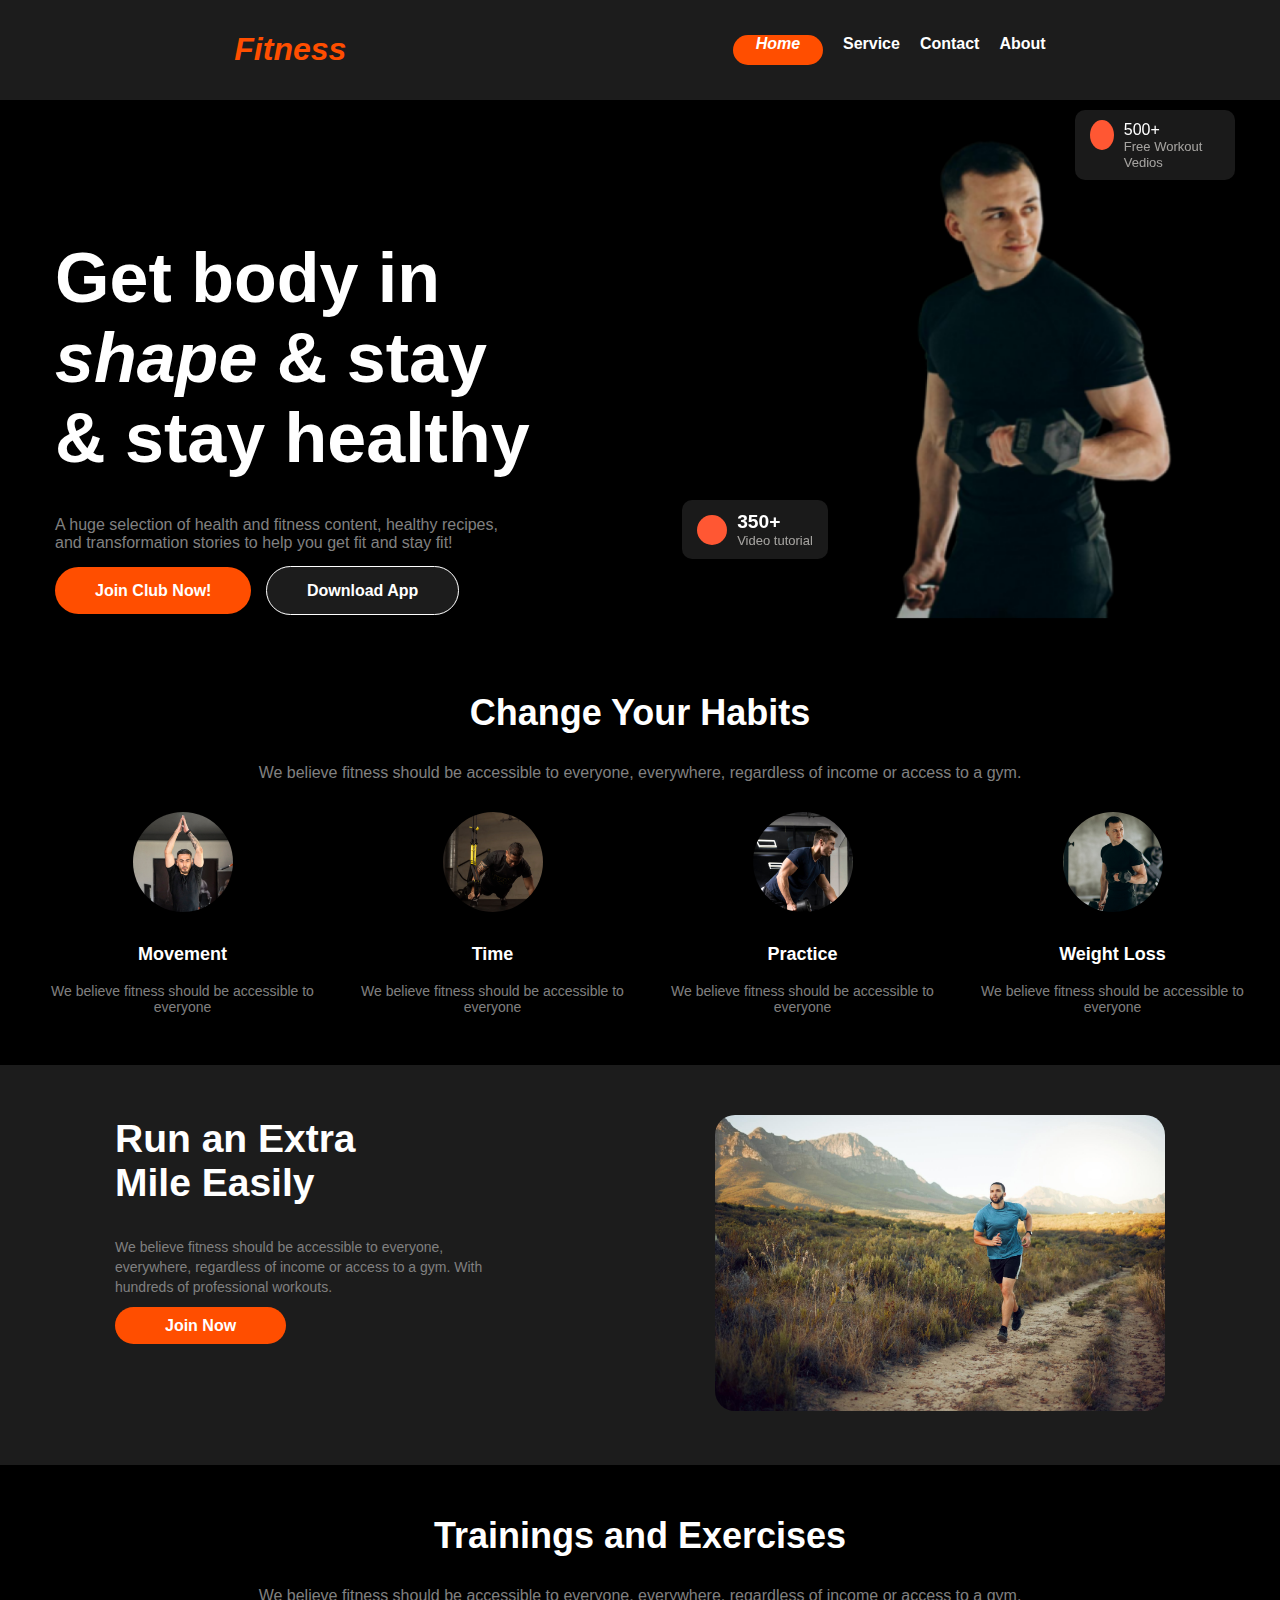
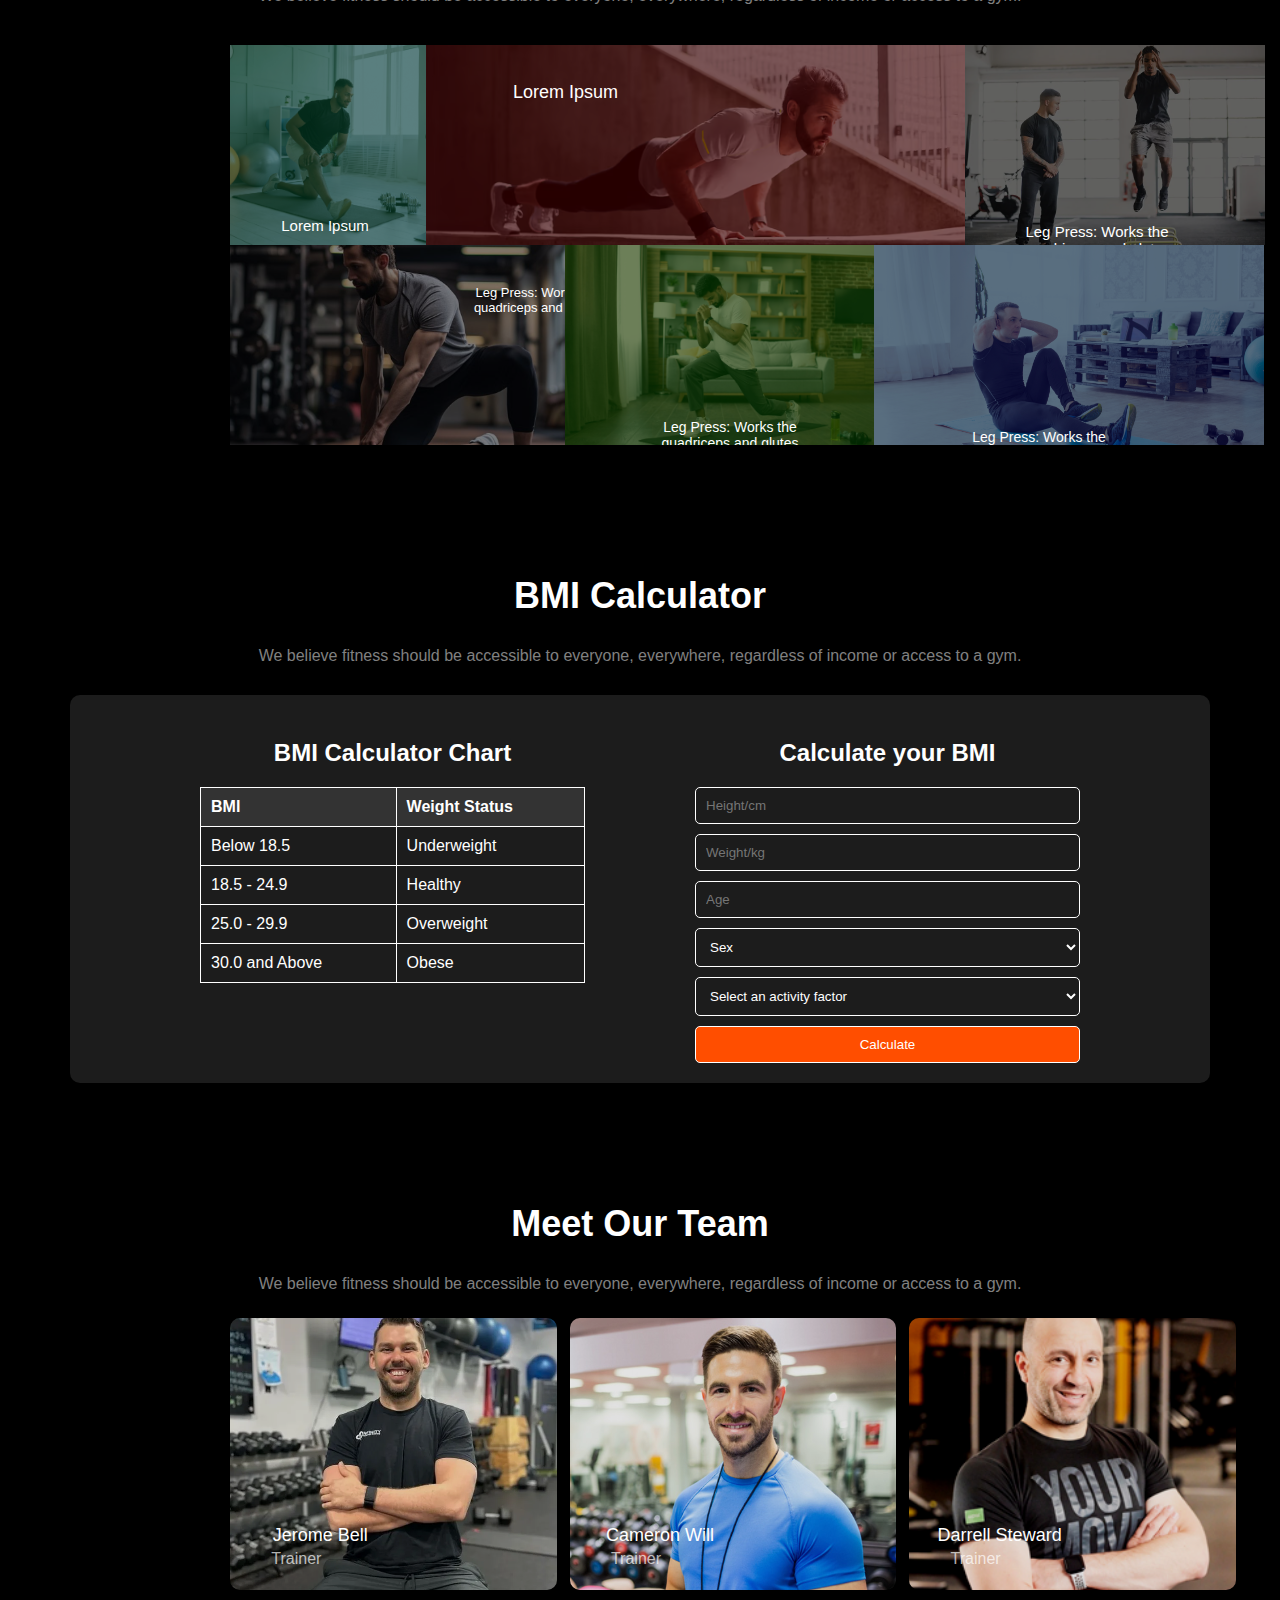
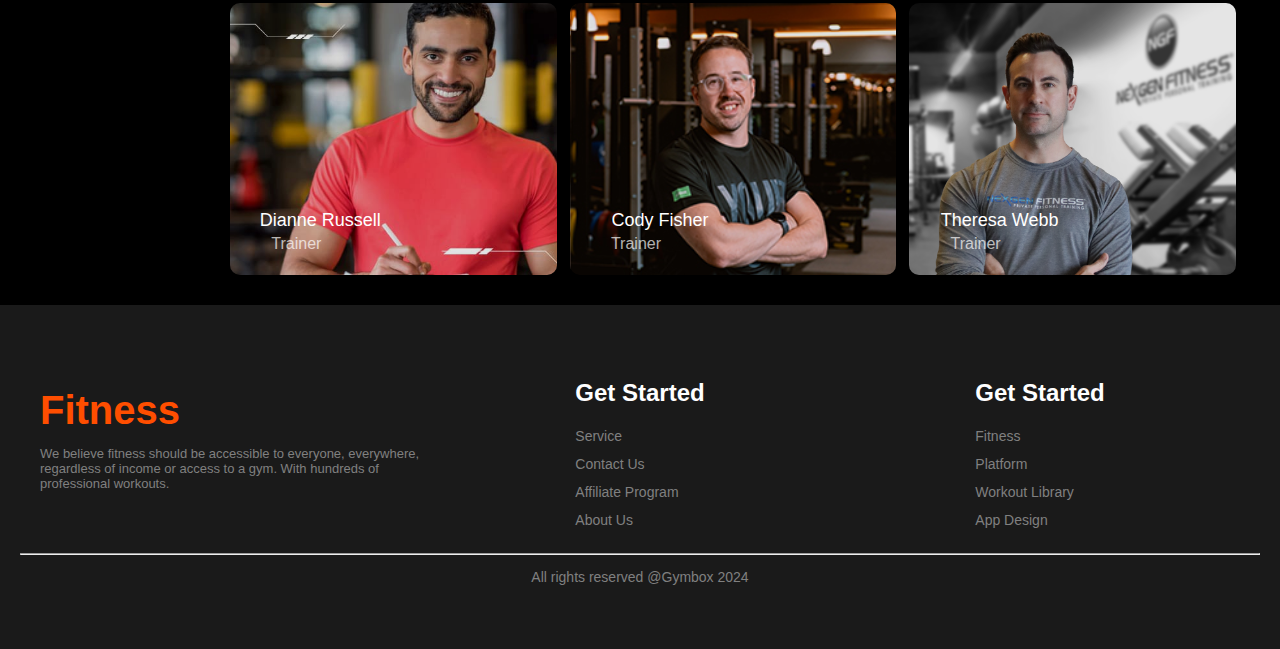
<file: index.html>
<!DOCTYPE html>
<html lang="en">
<head>
    <meta charset="UTF-8">
    <meta name="viewport" content="width=device-width, initial-scale=1.0">
    <title>Fitness</title>
    <link rel="stylesheet" href="style/style.css">
    <link href="https://fonts.cdnfonts.com/css/miama-nueva" rel="stylesheet">
    

</head>
<body>
    <script src="s.js"></script>

    <header>
        <nav>
            <h1>Fitness</h1>
            <ul id="nav-links" class="active">
                <li class="i"><a href="#home">Home</a></li>
                <li><a href="#service">Service</a></li>
                <li><a href="#contact">Contact</a></li>
                <li><a href="#about">About</a></li>
            </ul>
            <div class="hamburger" id="hamburger">
                &#9776;
            </div>
        </nav>
    </header>




    

    <section id="home">
        <div class="hero">
            <div class="hero-text">

                <div class="badge-container6">
                    <div class="badge3">
                        <div class="circle"></div>
                        <div class="text-content">
                            <span class="main-text3">500+</span>
                            <span class="sub-text">Free Workout Vedios</span>
                        </div>
                    </div>
                    </div>
                <h2>Get body in <br/>

                    <span class="shape">shape</span> 
                    
                    & stay<br/> & stay healthy</h2>
                <p>A huge selection of health and fitness content, healthy recipes,<br/>
                     and transformation stories to help you get fit and stay fit!</p>
                <div class="hero-buttons">
                    <a href="#" class="btn join">Join Club Now!</a>
                    <a href="#" class="btn download">Download App</a>
                   

                   
                    <div class="badge-container">
                        <div class="badge">
                            <div class="circle"></div>
                            <div class="text-content">
                                <span class="main-text">350+</span>
                                <span class="sub-text">Video tutorial</span>
                            </div>
                        </div>
                    </div>
                </div>
                
            </div>
            <div class="hero-image">
                <img src="images/fa.png" alt="Fitness Image">
                
                
            
            
            </div>
                <div></div>
            </div>
        </div>
    </section>

    <section id="habits">
        <h2>Change Your Habits</h2>
        <p>We believe fitness should be accessible to everyone, everywhere, regardless of income or access to a gym.</p>
        <div class="habits-grid">
            <div class="habit">
                <img src="images/image 2.png" alt="Movement">
                <h3>Movement</h3>
                <p>We believe fitness should be accessible to everyone</p>
            </div>
            <div class="habit">
                <img src="images/image 3.png" alt="Time">
                <h3>Time</h3>
                <p>We believe fitness should be accessible to everyone</p>
            </div>
            <div class="habit">
                <img src="images/image 4.png" alt="Practice">
                <h3>Practice</h3>
                <p>We believe fitness should be accessible to everyone</p>
            </div>
            <div class="habit">
                <img src="images/image 5.png" alt="Weight Loss">
                <h3>Weight Loss</h3>
                <p>We believe fitness should be accessible to everyone</p>
            </div>
        </div>
    </section>

    <section id="run-extra-mile">
        <div class="extra-mile">
            <div class="extra-mile-text">
                <h2>Run an Extra <br/>
                    Mile Easily</h2>
                <p>We believe fitness should be accessible to everyone, <br/>
                    everywhere, regardless of income or access to a gym. With<br/>
                     hundreds of professional workouts.</p>
                <a href="#" class="btn join">Join Now</a>
            </div>
            <div class="extra-mile-image">
                <img src="images/run.jpg" alt="Running Image">
            </div>
        </div>
    </section>





    <section id="training-exercises">
        <h2>Trainings and Exercises</h2>
        <p>We believe fitness should be accessible to everyone, everywhere, regardless of income or access to a gym.</p>
        <div class="skills-container">
            <div class="grid-container3 ">

                <div class="grid-item item1">
                    <div class="overlay green">
                        <div class="h92">Lorem Ipsum</div>
                    </div>
                </div>
                <div class="grid-item item2">
                    <div class="overlay red">
                        <div class="text h93">Lorem Ipsum</div>
                    </div>
                </div>
                <div class="grid-item item3">
                    <div class="overlay blue">
                        <div class="text h94">Leg Press: Works the quadriceps and glutes</div>
                    </div>
                </div>
                <div class="grid-item item4">
                    <div class="overlay green">
                        <div class="text h95">Leg Press: Works the quadriceps and glutes</div>
                    </div>
                </div>
                <div class="grid-item item5">
                    <div class="overlay red">
                        <div class="text h96">Leg Press: Works the quadriceps and glutes</div>
                    </div>
                </div>
                <div class="grid-item item6">
                    <div class="overlay blue">
                        <div class="text h97">Leg Press: Works the quadriceps and glutes</div>
                    </div>
                </div>
            </div>
        
            
        </div>
    </section>










    <section id="bmi-calculator">
        <h2>BMI Calculator</h2>
        <p>We believe fitness should be accessible to everyone, everywhere, regardless of income or access to a gym.</p>
        <div class="bmi-container">
            <div class="bmi-chart">
                <h3>BMI Calculator Chart</h3>
                <table>
                    <thead>
                        <tr>
                            <th>BMI</th>
                            <th>Weight Status</th>
                        </tr>
                    </thead>
                    <tbody>
                        <tr>
                            <td>Below 18.5</td>
                            <td>Underweight</td>
                        </tr>
                        <tr>
                            <td>18.5 - 24.9</td>
                            <td>Healthy</td>
                        </tr>
                        <tr>
                            <td>25.0 - 29.9</td>
                            <td>Overweight</td>
                        </tr>
                        <tr>
                            <td>30.0 and Above</td>
                            <td>Obese</td>
                        </tr>
                    </tbody>
                </table>
            </div>
            <div class="bmi-form">
                <h3>Calculate your BMI</h3>
                <form>
                    <input type="text" placeholder="Height/cm">
                    <input type="text" placeholder="Weight/kg">
                    <input type="text" placeholder="Age">
                    <select>
                        <option value="">Sex</option>
                        <option value="male">Male</option>
                        <option value="female">Female</option>
                    </select>
                    <select>
                        <option value="">Select an activity factor</option>
                        <option value="sedentary">Sedentary</option>
                        <option value="light">Light</option>
                        <option value="moderate">Moderate</option>
                        <option value="active">Active</option>
                        <option value="very-active">Very Active</option>
                    </select>
                    <button type="submit">Calculate</button>
                </form>
            </div>
        </div>
    </section>




    <section id="habits">
        <h2>Meet Our Team</h2>
        <p class="k">We believe fitness should be accessible to everyone, everywhere, regardless of income or access to a gym.</p>
      
        <div class="bmi-container2 ">
            <div class="grid-item9 item11">
            <div class="overlayy ">
                <div class=" h202">Jerome Bell</div>
                    <div class="text h210">Trainer

                    </div>
            </div>
        </div>


        <div class="grid-item9 item22">
            <div class="overlayy ">
                <div class="text h202">Cameron Will
                </div>
                <div class="text h210">Trainer

                </div>
            </div>
        </div>
        
        <div class="grid-item9 item33">
            <div class="overlayy ">
                <div class="text h202">Darrell Steward</div>
            
                <div class="text h210">Trainer

                </div>
            </div>
        </div>
        <div class="grid-item9 item44">
            <div class="overlayy ">
                <div class="text h202">Dianne Russell</div>
                <div class="text h210">Trainer

                </div>
            </div>
        </div>
        <div class="grid-item9 item55">
            <div class="overlayy ">
                <div class="text h202">Cody Fisher</div>
                <div class="text h210">Trainer

                </div>
            </div>
        </div>
        <div class="grid-item9 item66">
            <div class="overlayy ">
                <div class="text h202">Theresa Webb</div>
                <div class="text h210">Trainer

                </div>
            </div>
        </div>
        </div>

        </section>



    <footer>
        <div class="footer-container">
            <div class="footer-logo">
                <h2>Fitness</h2>
                <p>We believe fitness should be accessible to everyone, everywhere, regardless of income or access to a gym. With hundreds of professional workouts.</p>
            </div>
            <div class="footer-links">
                <div>
                    <h3>Get Started</h3>
                    <ul>
                        <li><a href="#">Service</a></li>
                        <li><a href="#">Contact Us</a></li>
                        <li><a href="#">Affiliate Program</a></li>
                        <li><a href="#">About Us</a></li>
                    </ul>
                </div>
                <div>
                    <h3>Get Started</h3>
                    <ul>
                        <li><a href="#">Fitness</a></li>
                        <li><a href="#">Platform</a></li>
                        <li><a href="#">Workout Library</a></li>
                        <li><a href="#">App Design</a></li>
                    </ul>
                </div>
            </div>
           

        </div>
        <hr/>
        <p class="copyright">All rights reserved @Gymbox 2024</p>

    </footer>

    
</body>
</html>
</file>
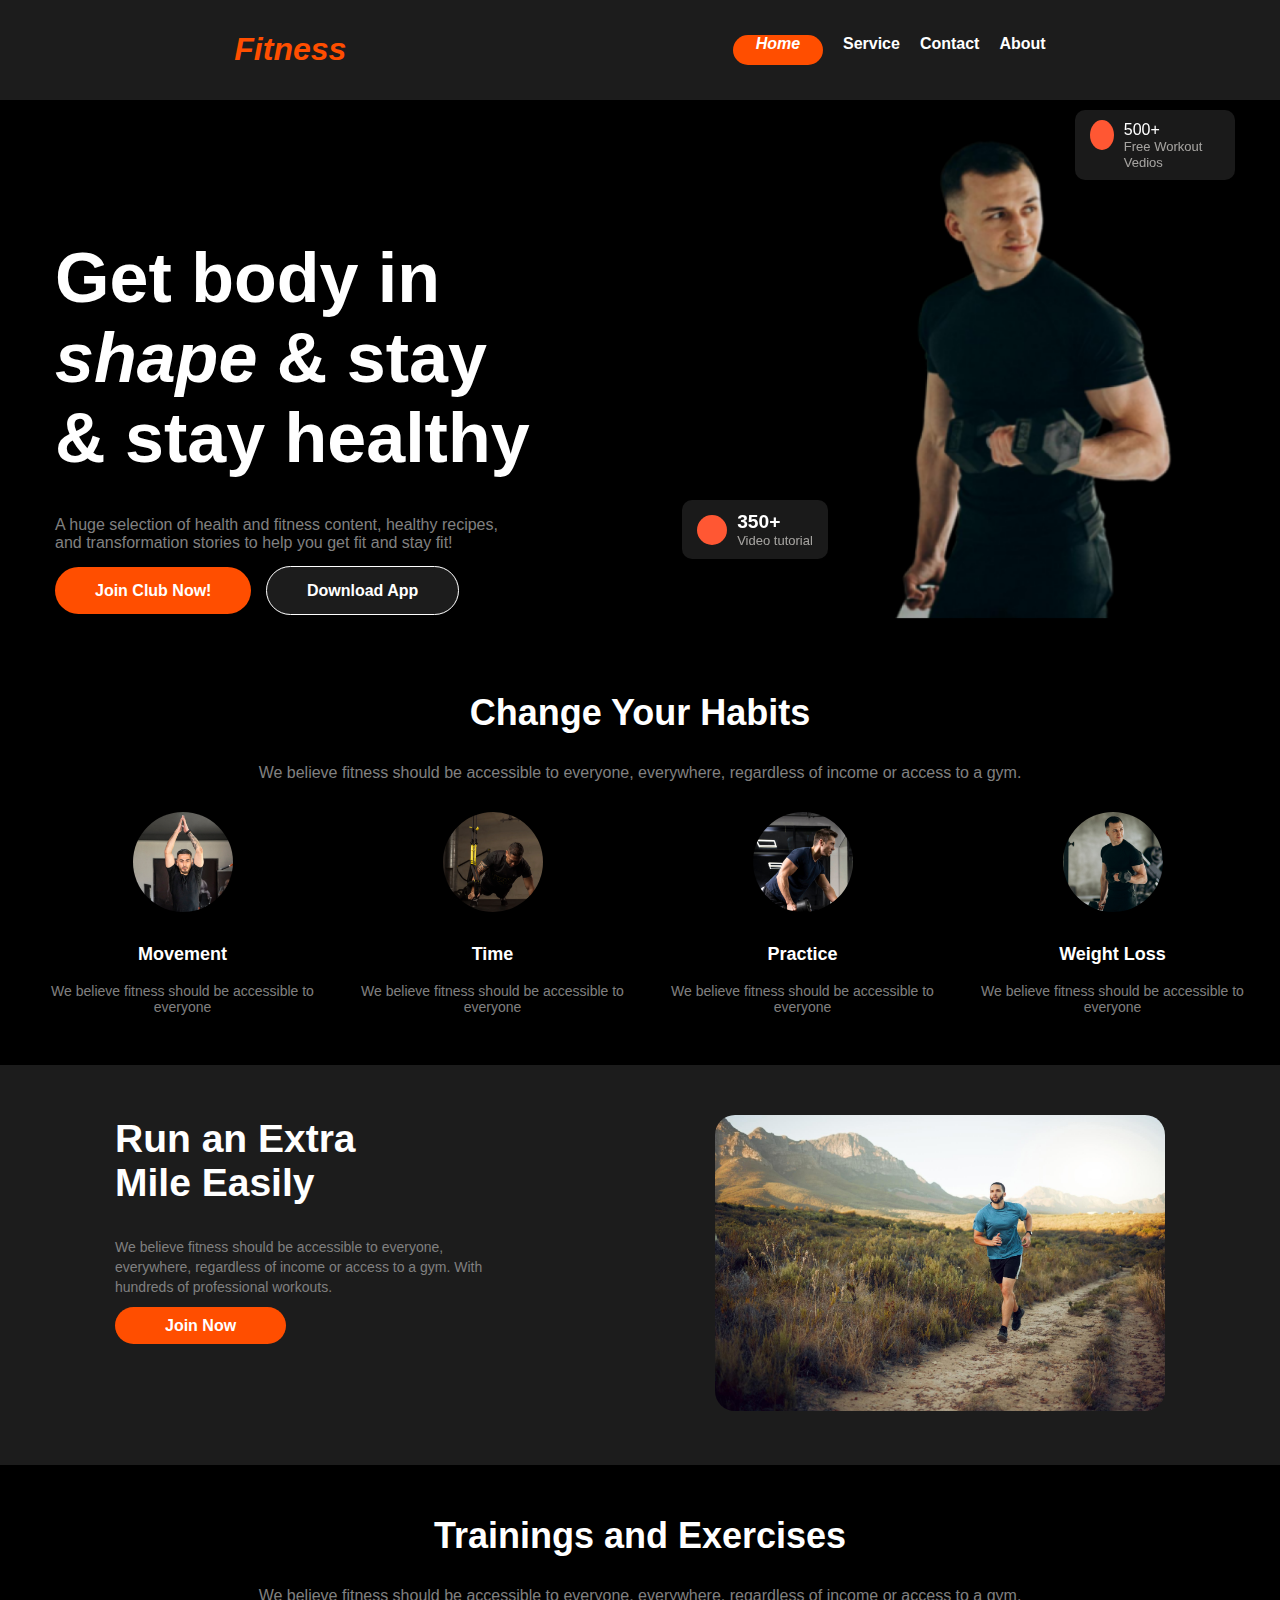
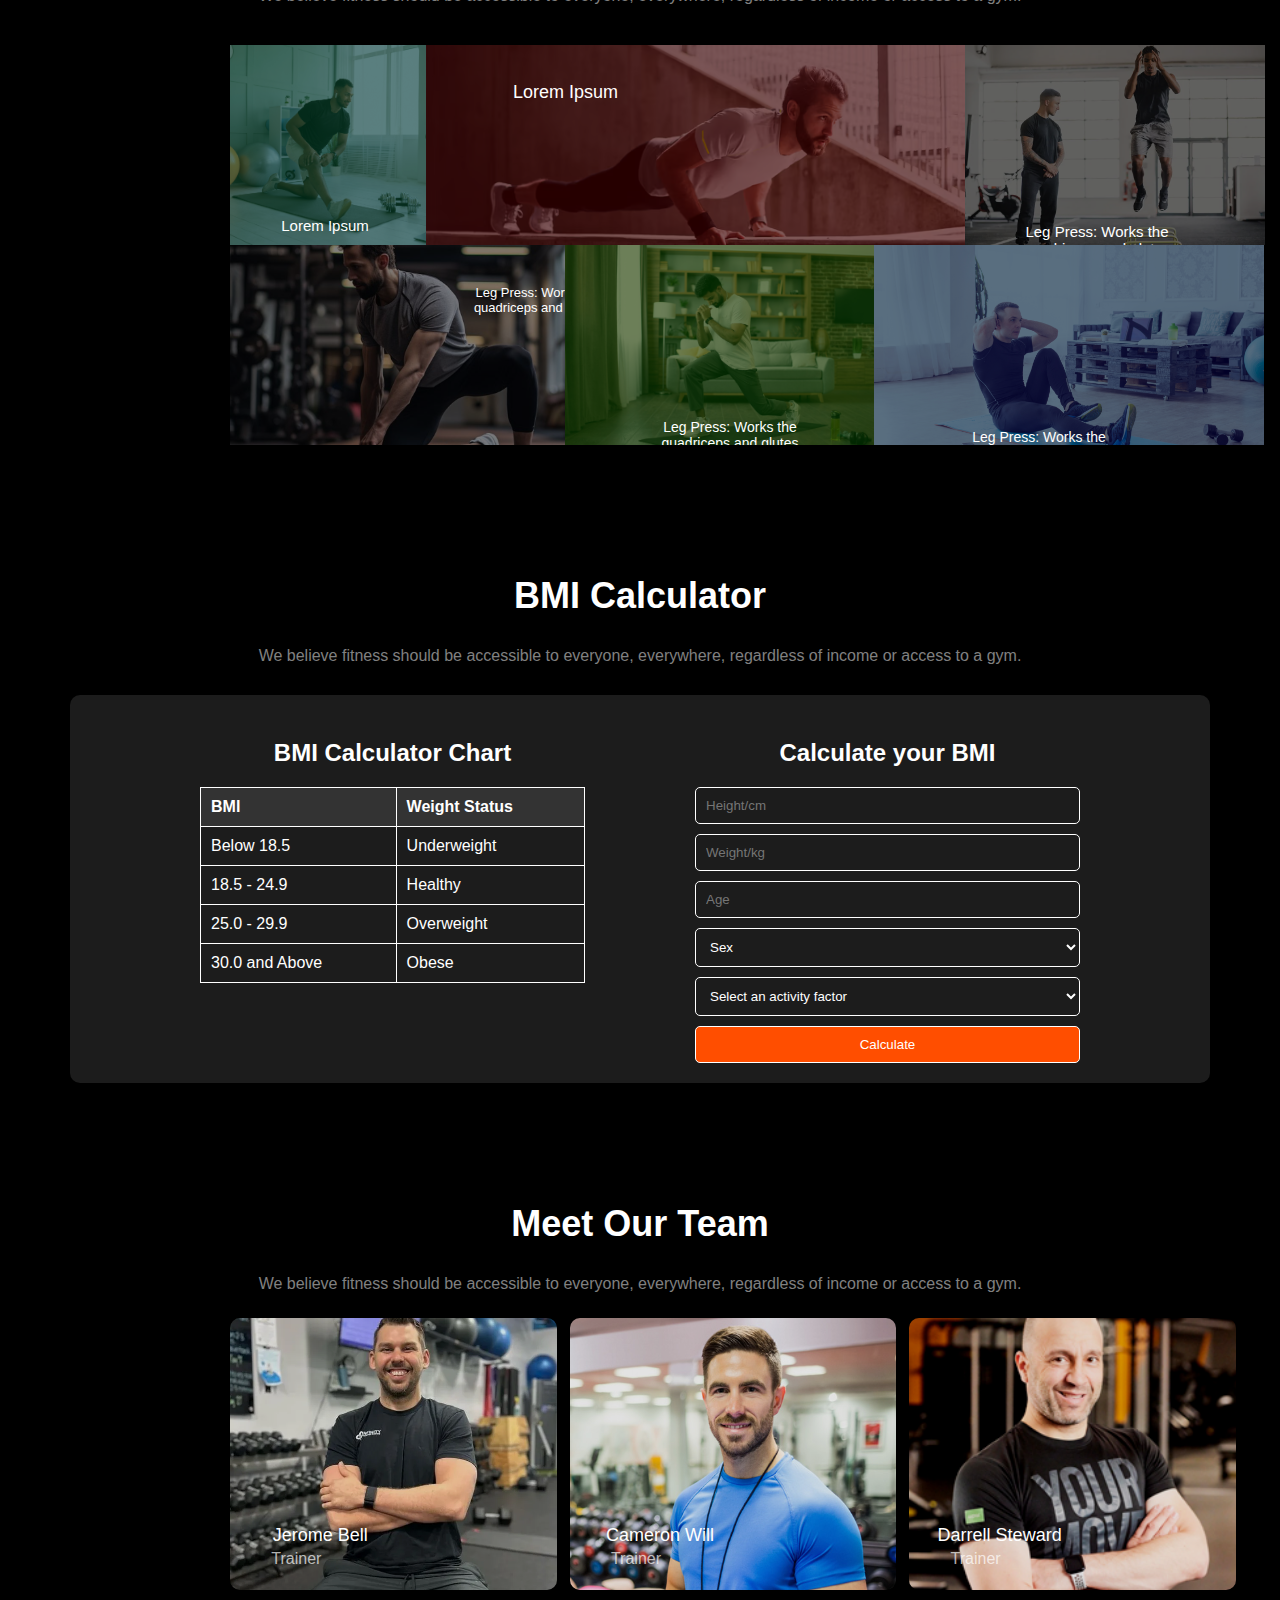
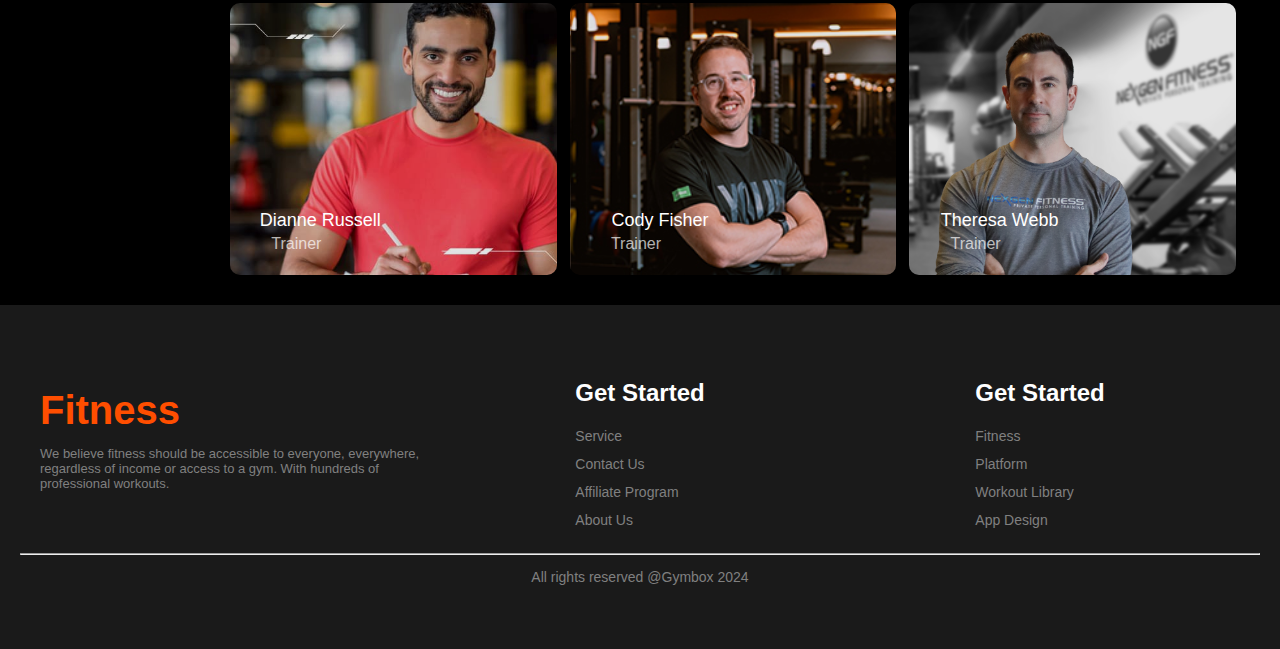
<file: i.html>
<!DOCTYPE html>
<html lang="en">
<head>
    <meta charset="UTF-8">
    <meta name="viewport" content="width=device-width, initial-scale=1.0">
    <title>Fitness</title>
    <link rel="stylesheet" href="i.css">
    <link href="https://fonts.cdnfonts.com/css/miama-nueva" rel="stylesheet">
    

</head>
<body>
    <script src="s.js"></script>

    <header>
        <nav>
            <h1>Fitness</h1>
            <ul id="nav-links" class="active">
                <li class="i"><a href="#home">Home</a></li>
                <li><a href="#service">Service</a></li>
                <li><a href="#contact">Contact</a></li>
                <li><a href="#about">About</a></li>
            </ul>
            <div class="hamburger" id="hamburger">
                &#9776;
            </div>
        </nav>
    </header>




    

    <section id="home">
        <div class="hero">
            <div class="hero-text">

                <div class="badge-container6">
                    <div class="badge3">
                        <div class="circle"></div>
                        <div class="text-content">
                            <span class="main-text3">500+</span>
                            <span class="sub-text">Free Workout Vedios</span>
                        </div>
                    </div>
                    </div>
                <h2>Get body in <br/>

                    <span class="shape">shape</span> 
                    
                    & stay<br/> & stay healthy</h2>
                <p>A huge selection of health and fitness content, healthy recipes,<br/>
                     and transformation stories to help you get fit and stay fit!</p>
                <div class="hero-buttons">
                    <a href="#" class="btn join">Join Club Now!</a>
                    <a href="#" class="btn download">Download App</a>
                   

                   
                    <div class="badge-container">
                        <div class="badge">
                            <div class="circle"></div>
                            <div class="text-content">
                                <span class="main-text">350+</span>
                                <span class="sub-text">Video tutorial</span>
                            </div>
                        </div>
                    </div>
                </div>
                
            </div>
            <div class="hero-image">
                <img src="images/fa.png" alt="Fitness Image">
                
                
            
            
            </div>
                <div></div>
            </div>
        </div>
    </section>

    <section id="habits">
        <h2>Change Your Habits</h2>
        <p>We believe fitness should be accessible to everyone, everywhere, regardless of income or access to a gym.</p>
        <div class="habits-grid">
            <div class="habit">
                <img src="images/image 2.png" alt="Movement">
                <h3>Movement</h3>
                <p>We believe fitness should be accessible to everyone</p>
            </div>
            <div class="habit">
                <img src="images/image 3.png" alt="Time">
                <h3>Time</h3>
                <p>We believe fitness should be accessible to everyone</p>
            </div>
            <div class="habit">
                <img src="images/image 4.png" alt="Practice">
                <h3>Practice</h3>
                <p>We believe fitness should be accessible to everyone</p>
            </div>
            <div class="habit">
                <img src="images/image 5.png" alt="Weight Loss">
                <h3>Weight Loss</h3>
                <p>We believe fitness should be accessible to everyone</p>
            </div>
        </div>
    </section>

    <section id="run-extra-mile">
        <div class="extra-mile">
            <div class="extra-mile-text">
                <h2>Run an Extra <br/>
                    Mile Easily</h2>
                <p>We believe fitness should be accessible to everyone, <br/>
                    everywhere, regardless of income or access to a gym. With<br/>
                     hundreds of professional workouts.</p>
                <a href="#" class="btn join">Join Now</a>
            </div>
            <div class="extra-mile-image">
                <img src="images/run.jpg" alt="Running Image">
            </div>
        </div>
    </section>





    <section id="training-exercises">
        <h2>Trainings and Exercises</h2>
        <p>We believe fitness should be accessible to everyone, everywhere, regardless of income or access to a gym.</p>
        <div class="skills-container">
            <div class="grid-container3 ">

                <div class="grid-item item1">
                    <div class="overlay green">
                        <div class="h92">Lorem Ipsum</div>
                    </div>
                </div>
                <div class="grid-item item2">
                    <div class="overlay red">
                        <div class="text h93">Lorem Ipsum</div>
                    </div>
                </div>
                <div class="grid-item item3">
                    <div class="overlay blue">
                        <div class="text h94">Leg Press: Works the quadriceps and glutes</div>
                    </div>
                </div>
                <div class="grid-item item4">
                    <div class="overlay green">
                        <div class="text h95">Leg Press: Works the quadriceps and glutes</div>
                    </div>
                </div>
                <div class="grid-item item5">
                    <div class="overlay red">
                        <div class="text h96">Leg Press: Works the quadriceps and glutes</div>
                    </div>
                </div>
                <div class="grid-item item6">
                    <div class="overlay blue">
                        <div class="text h97">Leg Press: Works the quadriceps and glutes</div>
                    </div>
                </div>
            </div>
        
            
        </div>
    </section>










    <section id="bmi-calculator">
        <h2>BMI Calculator</h2>
        <p>We believe fitness should be accessible to everyone, everywhere, regardless of income or access to a gym.</p>
        <div class="bmi-container">
            <div class="bmi-chart">
                <h3>BMI Calculator Chart</h3>
                <table>
                    <thead>
                        <tr>
                            <th>BMI</th>
                            <th>Weight Status</th>
                        </tr>
                    </thead>
                    <tbody>
                        <tr>
                            <td>Below 18.5</td>
                            <td>Underweight</td>
                        </tr>
                        <tr>
                            <td>18.5 - 24.9</td>
                            <td>Healthy</td>
                        </tr>
                        <tr>
                            <td>25.0 - 29.9</td>
                            <td>Overweight</td>
                        </tr>
                        <tr>
                            <td>30.0 and Above</td>
                            <td>Obese</td>
                        </tr>
                    </tbody>
                </table>
            </div>
            <div class="bmi-form">
                <h3>Calculate your BMI</h3>
                <form>
                    <input type="text" placeholder="Height/cm">
                    <input type="text" placeholder="Weight/kg">
                    <input type="text" placeholder="Age">
                    <select>
                        <option value="">Sex</option>
                        <option value="male">Male</option>
                        <option value="female">Female</option>
                    </select>
                    <select>
                        <option value="">Select an activity factor</option>
                        <option value="sedentary">Sedentary</option>
                        <option value="light">Light</option>
                        <option value="moderate">Moderate</option>
                        <option value="active">Active</option>
                        <option value="very-active">Very Active</option>
                    </select>
                    <button type="submit">Calculate</button>
                </form>
            </div>
        </div>
    </section>




    <section id="habits">
        <h2>Meet Our Team</h2>
        <p class="k">We believe fitness should be accessible to everyone, everywhere, regardless of income or access to a gym.</p>
      
        <div class="bmi-container2 ">
            <div class="grid-item9 item11">
            <div class="overlayy ">
                <div class=" h202">Jerome Bell</div>
                    <div class="text h210">Trainer

                    </div>
            </div>
        </div>


        <div class="grid-item9 item22">
            <div class="overlayy ">
                <div class="text h202">Cameron Will
                </div>
                <div class="text h210">Trainer

                </div>
            </div>
        </div>
        
        <div class="grid-item9 item33">
            <div class="overlayy ">
                <div class="text h202">Darrell Steward</div>
            
                <div class="text h210">Trainer

                </div>
            </div>
        </div>
        <div class="grid-item9 item44">
            <div class="overlayy ">
                <div class="text h202">Dianne Russell</div>
                <div class="text h210">Trainer

                </div>
            </div>
        </div>
        <div class="grid-item9 item55">
            <div class="overlayy ">
                <div class="text h202">Cody Fisher</div>
                <div class="text h210">Trainer

                </div>
            </div>
        </div>
        <div class="grid-item9 item66">
            <div class="overlayy ">
                <div class="text h202">Theresa Webb</div>
                <div class="text h210">Trainer

                </div>
            </div>
        </div>
        </div>

        </section>



    <footer>
        <div class="footer-container">
            <div class="footer-logo">
                <h2>Fitness</h2>
                <p>We believe fitness should be accessible to everyone, everywhere, regardless of income or access to a gym. With hundreds of professional workouts.</p>
            </div>
            <div class="footer-links">
                <div>
                    <h3>Get Started</h3>
                    <ul>
                        <li><a href="#">Service</a></li>
                        <li><a href="#">Contact Us</a></li>
                        <li><a href="#">Affiliate Program</a></li>
                        <li><a href="#">About Us</a></li>
                    </ul>
                </div>
                <div>
                    <h3>Get Started</h3>
                    <ul>
                        <li><a href="#">Fitness</a></li>
                        <li><a href="#">Platform</a></li>
                        <li><a href="#">Workout Library</a></li>
                        <li><a href="#">App Design</a></li>
                    </ul>
                </div>
            </div>
           

        </div>
        <hr/>
        <p class="copyright">All rights reserved @Gymbox 2024</p>

    </footer>

    
</body>
</html>
</file>
<file: style/style.css>
body {
    font-family: Arial, sans-serif;
    margin: 0;
    padding: 0;
    background-color: #000;
    color: #fff;
}
.hamburger {
    font-size: 30px;
    cursor: pointer;
    display: none; /* Hide by default */
}
.badge-container {
    display: flex;   
    margin-left: 450px;
    background-color: (255, 255, 255, 0.1);
    margin-top: -50px;
    width: 100%;    
}

.badge-container {
    display: flex;
    justify-content: center;
    align-items: center;
    margin-left: 300px;
    margin-top: -100px;
    background-color: (255, 255, 255, 0.1);    
}
.badge-container6 {
    display: flex;
    justify-content: center;   
    align-items: center;
    margin-left: 800px;
    margin-top: -50px;
    background-color: (255, 255, 255, 0.1);    
}

.badge {
    display: flex;
    align-items: center;
    background-color:rgba(255, 255, 255, 0.1);
    border-radius: 10px;
    padding: 10px 15px;
    color: white;
    backdrop-filter: blur(5px);
}
.badge3 {
    display: flex;
    flex-direction: row;
    background-color:rgba(255, 255, 255, 0.1);
    border-radius: 10px;
    padding: 10px 15px;
    color: white;
    backdrop-filter: blur(5px);
    width: 130px;   
   margin-right: -600px;
}

.circle {
    width: 30px;
    height: 30px;
    background-color: #ff5733;
    border-radius: 50%;
    margin-right: 10px;
}
.text-content {
    display: flex;
    flex-direction: column;
    line-height: 1.2;
}
.main-text {
    font-size: 1.2em;
    font-weight: bold;
}
.main-text2 {
    font-size: 27px;
    font-weight: bold;
}

.sub-text3{
    font-size: 10px;
    color:rgba(255, 255, 255, 0.65);
    width: 126px;
    
}
.sub-text {
    font-size: 13px;
    color:rgba(239, 237, 232, 0.65);  
    
}
.copyright{
    text-align: center;
    color: grey;
    font-size: 14px;
}
/* lulu */


.h202{
    color: white;
    
    
    font-style: arial;
    font-size: 18px;
    margin-top: 120px;
    margin-left: -210px;
    width: 176px;
height: 17px;
}
.h210{
    color:rgba(255, 255, 255, 0.7);
    
    font-style: arial;
    font-size: 16px;
    margin-top: 170px;
    margin-left: -200px;
    width: 176px;
height: 17px;
}
.grid-item9 {
    position: relative;
    background-size: cover;
    background-position: center;
    border-radius: 10px;
    overflow: hidden;
    display:flex;
    grid-row: 3px;
}

.item11 {    
    background-image: url('../images/trainer1.png');   
    width: 326.67px;
height: 272px;
margin-left: 200px;

}
.item22 {  
    background-image: url('../images/trainer2.png');    
    width: 326.67px;
height: 272px;
}

.item33 {    
    background-image: url('../images/trainer3.png');    
    width: 326.67px;
height: 272px;
}

.item44 {    
    background-image: url('../images/trainer4.png');    
    width: 326.67px;
height: 272px;
margin-left: 200px;
}

.item55 {    
    background-image: url('../images/trainer5.png');    
    width: 326.67px;
height: 272px;
}

.item66 {
    width: 326.67px;
    height: 272px;
    background-image: url('../images/trainer6.png');    
    margin-right: 500px;
}
.bmi-container2 {
    display: grid;        
        grid-template-columns: repeat(3, 1fr);       
        grid-gap: 13px;
        padding: 10px; 

}

.overlayy {
    position: absolute;
    top: 0;
    left: 0;
    width: 100%;
    height: 100%;
    display: flex;
    justify-content: center;
    align-items: center;
    color: white;
    font-size: 1.2em;
    text-align: center;
    padding: 20px;
    background: rgba(0, 0, 0, 0.1);    
    
}

.i{
    background-color: #ff4e00;
    border-radius: 50px;
    width: 90px;
    height: 30px;
    text-align: center;
    font-style: italic;
}
header {
    background-color: #1c1c1c;
    padding: 10px 20px;
}

nav {
    display: flex;
    justify-content: space-around;
    align-items: center;
    gap: -20px;
}

nav h1 {
    color: #ff4e00;
    width: 30px;
    font-style: italic;
}

nav ul {
    list-style: none;
    display: flex;
    gap: 20px;
}

nav ul li a {
    color: #fff;
    text-decoration: none;
    font-weight: bold;
    font-size: 16px;
    
}

.hero {
    display: flex;
    justify-content: space-evenly;
    align-items: center;
    padding: 20px;
}

.hero-text {
    max-width: 100%;
}

.hero-text h2 {
    font-size: 70px;
}

.hero-text h2 span {
    font-style: italic;
}

.hero-text p {
    font-size: 16px;
    margin: 10px 0;
    color: grey;
    margin-top: -20px;
    margin-bottom: 30px;
}

.hero-buttons .btn {
    padding: 15px 40px;
    text-decoration: none;
    font-weight: bold;
    border-radius: 50px;
    margin-right: 10px;
   
}

.hero-buttons .join {
    background-color: #ff4e00;
    color: #fff;
}

.hero-buttons .download {
    background-color: #1c1c1c;
    color: #fff;
    border: 1px solid #fff;
}

.hero-image {
    position: relative;
}

.hero-image img {
    width: 300px;
}


#habits {
    padding: 20px;
    text-align: center;
}

#habits h2 {
    font-size: 36px;
    color: white;
}

#habits p {
    color: grey;
    margin-bottom: 15px;
}

.habits-grid {
    display: flex;
   
    
}

.habit {
    text-align: center;
    margin: 15px;
    margin-left: 30px;
}

.habit img {
    width: 100px;
    margin-bottom: 10px;
    border-radius: 50px;
}

.habit h3 {
    font-size: 18px;
    color: white;
}

.habit p{
    font-size: 14px;
}

#run-extra-mile {
    padding: 20px;
    display: flex;
    justify-content: space-evenly;
    align-items: center;
    background-color: #1c1c1c;
}

.extra-mile-text {
    max-width: 50%;
}

.extra-mile-text h2 {
    font-size: 39px;
}

.extra-mile-text p {
    color: grey;
    font-size: 14px;
    margin-bottom: 20px;
    line-height: 20px;
}

.extra-mile-text .btn {
    background-color: #ff4e00;
    color: #fff;
    padding: 10px 50px;
    text-decoration: none;
    font-weight: bold;
    margin-top: 50px;
    border-radius: 30px;
}

.extra-mile-image img {
    width: 450px;
    margin-left: 600px;
    margin-top: -220px;
    margin-bottom: 30px;
    border-radius: 20px;
}

#training-exercises {
    padding: 20px;
    text-align: center;
}

#training-exercises h2 {
    font-size: 36px;
    color: white;
}

#training-exercises p {
    color: grey;
    margin-bottom: 30px;
}

.exercises-grid {
    display: flex;
    justify-content: space-evenly;
    flex-wrap: wrap;
}

.exercise {
    text-align: center;
    margin: 10px;
}

.exercise img {
    width: 200px;
}

.exercise h3 {
    font-size: 18px;
    color: #ff4e00;
}

#bmi-calculator {
    padding: 70px;
    text-align: center;
}

#bmi-calculator h2 {
    font-size: 36px;
    color: white;
}

#bmi-calculator p {
    color: grey;
    margin-bottom: 30px;
}

.bmi-container {
    display: flex;
    justify-content: space-evenly;
    align-items: start;
    background-color: #1c1c1c;
    padding: 20px;
    border-radius: 10px;
}


.bmi-chart,
.bmi-form {
    width: 35%;
}

.bmi-chart h3,
.bmi-form h3 {
    font-size: 24px;
    margin-bottom: 20px;
}

.bmi-chart table {
    width: 100%;
    border-collapse: collapse;
}

.bmi-chart table th,
.bmi-chart table td {
    border: 1px solid #fff;
    padding: 10px;
    text-align: left;
}

.bmi-chart table th {
    background-color: #333;
}

.bmi-form form {
    display: flex;
    flex-direction: column;
    gap: 10px;
}

.bmi-form form input,
.bmi-form form select,
.bmi-form form button {
    padding: 10px;
    border: 1px solid #fff;
    border-radius: 5px;
    background-color: #1c1c1c;
    color: #fff;
}

.bmi-form form button {
    background-color: #ff4e00;
    cursor: pointer;
}
/* last attempt */
.grid-container3 {
    display: grid;
    grid-template-columns: repeat(3, 1fr);
    grid-template-rows: repeat(2, 200px);
  
    padding: 10px;
}
.h92{
    color: white;
    font-style: bold;
    font-size: 15px;
    margin-top: 120px;
    margin-left: -100px;
    width: 176px;
height: 17px;
}
.h93 {
    color: white;
    font-size: 18px;
    margin-bottom: 150px;
    margin-left: -300px;
    width: 176px;
height: 17px;
}
.h95{
    font-size: 13px;
    width: 176px;
    margin-bottom: 130px;
    margin-left: 140px;
}
.h96{
    font-size: 14px;
    width: 176px;
    margin-top: 140px;
    margin-right: 30px;
}
.h97{
    font-size: 14px;
    width: 176px;
    margin-right: 100px;
    margin-top: 160px;

}
.h94{
    
    font-size: 15px;
    width: 176px;
margin-right:76px;
margin-bottom: -150px;
}


.grid-item {
    position: relative;
    background-color: rgba(21, 2, 2, 0); /* Set to transparent by default */
    background-size: cover;
    background-position: center;    
    overflow: hidden;   
    align-items: center;
    justify-content: center;
    color: white;
    font-size: 1.2em;   
   }

.item1 {
    background-color: rgba(5, 255, 200, 0.3); /* Background color with transparency */
    background-image: url('../images/exercise1.jpg');
    background-blend-mode: overlay; /* Combine color and image */
    width: 250px;
right: -200px;
}
.item2 {
    background-color: rgba(255, 0, 0, 0.3);
    background-image: url('../images/exercise2.png');
    background-blend-mode: overlay;
    width: 539px;
    left: -39px;
}

.item3 {
    background-color: rgba(0, 0, 0, 0.2);
    background-image: url('../images/exercise3.png');
    background-blend-mode: overlay;
    left: -39px;
    width: 300px;
}

.item4 {   
    background-image: url('../images/exercise4.png');
    background-blend-mode: overlay;
    right: -200px;
    width: 435px;
}

.item5 {
    background-color: rgba(66, 255, 0, 0.3);
    background-image: url('../images/exercise5.jpg');
    background-blend-mode: overlay;
    width: 320px;
    right: -100px;
    
}

.item6 {
    background-color: rgba(0, 71, 255, 0.3);
    background-image: url('../images/exercise6.jpg');
    background-blend-mode: overlay;    
    width: 390px;
    right: 130px;

}

.overlay {
    position: absolute;
    top: 0;
    left: 0;
    width: 100%;
    height: 100%;
    display: flex;
    justify-content: center;
    align-items: center;
    color: white;
    font-size: 1.2em;
    text-align: center;
    padding: 20px;
    background: rgba(0, 0, 0, 0.5);
}

/* Responsive Styles */



@media (max-width: 576px) {
    .hero {
        flex-direction: column;
        text-align: center;
    }

    .hero-text, .extra-mile-text {
        max-width: 100%;
    }

    .hero-buttons .btn {
        margin-bottom: 10px;
    }

    .hero-image {
        margin-top: 20px;
    }

    .extra-mile {
        flex-direction: column;
        text-align: center;
    }


    ul.active {
        display: flex; /* Show when active */
    }
    .hamburger {
        display: block;
    }
    .badge-container6 {
        
       display: none;
        
    }
    
    .badge-container {
      
        margin-left: -180px;
        margin-top: 40px;
        background-color: (255, 255, 255, 0.1);
        
    }

    .grid-container3 {
        display: grid;
        grid-template-columns: repeat(3, 1fr);
        grid-template-rows: repeat(3, 200px);
        gap: 10px;
        
    }

   
    .item1,.item4{
        margin-left: -200px;
        width: 200px;
    }
    .item5{
        width: 190px;
        margin-left: 50px;
    }
  
       .item6{
       display: none;
       }.item3{
        margin-left: -3000px;
       
       }
    
    .item2{
        width: 200px;
        margin-left: 200px;
    }

    .h92, .h93, .h94, .h95, .h96, .h97 {
        font-size: 13px;
        margin: 0;
        padding: 10px;
        text-align: center;
        width: auto;
    }
        .bmi-container2 {
            display: grid;
                
                grid-template-columns: repeat(1,1fr);
               
                grid-gap: 13px;
                padding: 10px;         
           
            
        
    }
    .grid-item9 {
       margin-left: 80px;
     
    }

    nav ul {
       display: none;
    }

    .hero-text h2 {
        font-size: 32px;
    }

    .hero-text p {
        font-size: 12px;
    }

    .hero-image img {
        width: 100%;
    }
    .habits p{
        font-size: 10px;
    }

    .habits-grid, .exercises-grid, .bmi-container {
        flex-direction: column;
        align-items: center;
    }

    .habit, .exercise, .bmi-chart, .bmi-form {
        max-width: 300px;
        margin-bottom: 20px;
    }

    .k{
        
        font-size: smaller;
        width: 200px;
        text-align: center;
        margin-left: 170px;
    }

  
    .bmi-container {
        padding: 10px;
        align-items: center;
    }

    .bmi-chart, .bmi-form {
        width: 100%;
    }
    
     .extra-mile-image img {
            width: 400px;
            margin-left: -10px;
            margin-top: 50px;
            margin-bottom: 20px;
            border-radius: 20px;
        }

        footer {
            background-color: #1a1a1a;
            color: #fff;
            padding: 50px 20px;
        }

        .footer-container {
            display: flex;
            justify-content: space-between;
            align-items: flex-start;
            max-width: 800px;
            margin: 0 auto;
            flex-wrap: wrap;
        }
       
     
        .h202, .h210 {
            font-size: 14px;
        }
    
        .overlayy {
            font-size: 1em;
        }
        .nav ul li{
            display:none;
        }

}





footer {
    background-color: #1a1a1a;
    color: #fff;
    padding: 50px 20px;
}

.footer-container {
    display: flex;
    justify-content: space-between;
    align-items: flex-start;
    max-width: 1200px;
    margin: 0 auto;
    flex-wrap: wrap;
}

.footer-logo {
    flex: 1;
    max-width: 40%;
    min-width: 250px;
}

.footer-logo h2 {
    color: #ff4e00;
    font-size: 2.5em;
    margin-bottom: 10px;
}

.footer-logo p {
    font-size: 13px;
    color: grey;
}

.footer-links {
    flex: 2;
    display: flex;
    justify-content: space-around;
    min-width: 250px;
}

.footer-links div {
    margin: 0 20px;
}

.footer-links h3 {
    font-size: 1.5em;
    margin-bottom: 20px;
}

.footer-links ul {
    list-style: none;
    padding: 0;
}

.footer-links li {
    margin-bottom: 10px;
}

.footer-links a {
    color: grey;
    text-decoration: none;
    font-size: 14px;
    transition: color 0.3s;
}

.footer-links a:hover {
    color: #ff4e00;
}
.shape{
        font-family: 'Miama Nueva', sans-serif;
                                                    
    }




    @media screen and (min-width: 995px) {
        .change-your-habit-image {
          border-radius: 50%;
        }
      
        
        .team-member {
          width: 100%;      }

      
    
        .hero-text, .extra-mile-text {
            max-width: 100%;
        }
    
        .hero-buttons .btn {
            margin-bottom: 10px;
        }
    
       
    
      }
</file>
<file: i.css>
body {
    font-family: Arial, sans-serif;
    margin: 0;
    padding: 0;
    background-color: #000;
    color: #fff;
}
.hamburger {
    font-size: 30px;
    cursor: pointer;
    display: none; /* Hide by default */
}
.badge-container {
    display: flex;   
    margin-left: 450px;
    background-color: (255, 255, 255, 0.1);
    margin-top: -50px;
    width: 100%;    
}

.badge-container {
    display: flex;
    justify-content: center;
    align-items: center;
    margin-left: 300px;
    margin-top: -100px;
    background-color: (255, 255, 255, 0.1);    
}
.badge-container6 {
    display: flex;
    justify-content: center;   
    align-items: center;
    margin-left: 800px;
    margin-top: -50px;
    background-color: (255, 255, 255, 0.1);    
}

.badge {
    display: flex;
    align-items: center;
    background-color:rgba(255, 255, 255, 0.1);
    border-radius: 10px;
    padding: 10px 15px;
    color: white;
    backdrop-filter: blur(5px);
}
.badge3 {
    display: flex;
    flex-direction: row;
    background-color:rgba(255, 255, 255, 0.1);
    border-radius: 10px;
    padding: 10px 15px;
    color: white;
    backdrop-filter: blur(5px);
    width: 130px;   
   margin-right: -600px;
}

.circle {
    width: 30px;
    height: 30px;
    background-color: #ff5733;
    border-radius: 50%;
    margin-right: 10px;
}
.text-content {
    display: flex;
    flex-direction: column;
    line-height: 1.2;
}
.main-text {
    font-size: 1.2em;
    font-weight: bold;
}
.main-text2 {
    font-size: 27px;
    font-weight: bold;
}

.sub-text3{
    font-size: 10px;
    color:rgba(255, 255, 255, 0.65);
    width: 126px;
    
}
.sub-text {
    font-size: 13px;
    color:rgba(239, 237, 232, 0.65);  
    
}
.copyright{
    text-align: center;
    color: grey;
    font-size: 14px;
}
/* lulu */


.h202{
    color: white;
    
    
    font-style: arial;
    font-size: 18px;
    margin-top: 120px;
    margin-left: -210px;
    width: 176px;
height: 17px;
}
.h210{
    color:rgba(255, 255, 255, 0.7);
    
    font-style: arial;
    font-size: 16px;
    margin-top: 170px;
    margin-left: -200px;
    width: 176px;
height: 17px;
}
.grid-item9 {
    position: relative;
    background-size: cover;
    background-position: center;
    border-radius: 10px;
    overflow: hidden;
    display:flex;
    grid-row: 3px;
}

.item11 {    
    background-image: url('images/trainer1.png');   
    width: 326.67px;
height: 272px;
margin-left: 200px;

}
.item22 {  
    background-image: url('images/trainer2.png');    
    width: 326.67px;
height: 272px;
}

.item33 {    
    background-image: url('images/trainer3.png');    
    width: 326.67px;
height: 272px;
}

.item44 {    
    background-image: url('images/trainer4.png');    
    width: 326.67px;
height: 272px;
margin-left: 200px;
}

.item55 {    
    background-image: url('images/trainer5.png');    
    width: 326.67px;
height: 272px;
}

.item66 {
    width: 326.67px;
    height: 272px;
    background-image: url('images/trainer6.png');    
    margin-right: 500px;
}
.bmi-container2 {
    display: grid;        
        grid-template-columns: repeat(3, 1fr);       
        grid-gap: 13px;
        padding: 10px; 

}

.overlayy {
    position: absolute;
    top: 0;
    left: 0;
    width: 100%;
    height: 100%;
    display: flex;
    justify-content: center;
    align-items: center;
    color: white;
    font-size: 1.2em;
    text-align: center;
    padding: 20px;
    background: rgba(0, 0, 0, 0.1);    
    
}

.i{
    background-color: #ff4e00;
    border-radius: 50px;
    width: 90px;
    height: 30px;
    text-align: center;
    font-style: italic;
}
header {
    background-color: #1c1c1c;
    padding: 10px 20px;
}

nav {
    display: flex;
    justify-content: space-around;
    align-items: center;
    gap: -20px;
}

nav h1 {
    color: #ff4e00;
    width: 30px;
    font-style: italic;
}

nav ul {
    list-style: none;
    display: flex;
    gap: 20px;
}

nav ul li a {
    color: #fff;
    text-decoration: none;
    font-weight: bold;
    font-size: 16px;
    
}

.hero {
    display: flex;
    justify-content: space-evenly;
    align-items: center;
    padding: 20px;
}

.hero-text {
    max-width: 100%;
}

.hero-text h2 {
    font-size: 70px;
}

.hero-text h2 span {
    font-style: italic;
}

.hero-text p {
    font-size: 16px;
    margin: 10px 0;
    color: grey;
    margin-top: -20px;
    margin-bottom: 30px;
}

.hero-buttons .btn {
    padding: 15px 40px;
    text-decoration: none;
    font-weight: bold;
    border-radius: 50px;
    margin-right: 10px;
   
}

.hero-buttons .join {
    background-color: #ff4e00;
    color: #fff;
}

.hero-buttons .download {
    background-color: #1c1c1c;
    color: #fff;
    border: 1px solid #fff;
}

.hero-image {
    position: relative;
}

.hero-image img {
    width: 300px;
}


#habits {
    padding: 20px;
    text-align: center;
}

#habits h2 {
    font-size: 36px;
    color: white;
}

#habits p {
    color: grey;
    margin-bottom: 15px;
}

.habits-grid {
    display: flex;
   
    
}

.habit {
    text-align: center;
    margin: 15px;
    margin-left: 30px;
}

.habit img {
    width: 100px;
    margin-bottom: 10px;
    border-radius: 50px;
}

.habit h3 {
    font-size: 18px;
    color: white;
}

.habit p{
    font-size: 14px;
}

#run-extra-mile {
    padding: 20px;
    display: flex;
    justify-content: space-evenly;
    align-items: center;
    background-color: #1c1c1c;
}

.extra-mile-text {
    max-width: 50%;
}

.extra-mile-text h2 {
    font-size: 39px;
}

.extra-mile-text p {
    color: grey;
    font-size: 14px;
    margin-bottom: 20px;
    line-height: 20px;
}

.extra-mile-text .btn {
    background-color: #ff4e00;
    color: #fff;
    padding: 10px 50px;
    text-decoration: none;
    font-weight: bold;
    margin-top: 50px;
    border-radius: 30px;
}

.extra-mile-image img {
    width: 450px;
    margin-left: 600px;
    margin-top: -220px;
    margin-bottom: 30px;
    border-radius: 20px;
}

#training-exercises {
    padding: 20px;
    text-align: center;
}

#training-exercises h2 {
    font-size: 36px;
    color: white;
}

#training-exercises p {
    color: grey;
    margin-bottom: 30px;
}

.exercises-grid {
    display: flex;
    justify-content: space-evenly;
    flex-wrap: wrap;
}

.exercise {
    text-align: center;
    margin: 10px;
}

.exercise img {
    width: 200px;
}

.exercise h3 {
    font-size: 18px;
    color: #ff4e00;
}

#bmi-calculator {
    padding: 70px;
    text-align: center;
}

#bmi-calculator h2 {
    font-size: 36px;
    color: white;
}

#bmi-calculator p {
    color: grey;
    margin-bottom: 30px;
}

.bmi-container {
    display: flex;
    justify-content: space-evenly;
    align-items: start;
    background-color: #1c1c1c;
    padding: 20px;
    border-radius: 10px;
}


.bmi-chart,
.bmi-form {
    width: 35%;
}

.bmi-chart h3,
.bmi-form h3 {
    font-size: 24px;
    margin-bottom: 20px;
}

.bmi-chart table {
    width: 100%;
    border-collapse: collapse;
}

.bmi-chart table th,
.bmi-chart table td {
    border: 1px solid #fff;
    padding: 10px;
    text-align: left;
}

.bmi-chart table th {
    background-color: #333;
}

.bmi-form form {
    display: flex;
    flex-direction: column;
    gap: 10px;
}

.bmi-form form input,
.bmi-form form select,
.bmi-form form button {
    padding: 10px;
    border: 1px solid #fff;
    border-radius: 5px;
    background-color: #1c1c1c;
    color: #fff;
}

.bmi-form form button {
    background-color: #ff4e00;
    cursor: pointer;
}
/* last attempt */
.grid-container3 {
    display: grid;
    grid-template-columns: repeat(3, 1fr);
    grid-template-rows: repeat(2, 200px);
  
    padding: 10px;
}
.h92{
    color: white;
    font-style: bold;
    font-size: 15px;
    margin-top: 120px;
    margin-left: -100px;
    width: 176px;
height: 17px;
}
.h93 {
    color: white;
    font-size: 18px;
    margin-bottom: 150px;
    margin-left: -300px;
    width: 176px;
height: 17px;
}
.h95{
    font-size: 13px;
    width: 176px;
    margin-bottom: 130px;
    margin-left: 140px;
}
.h96{
    font-size: 14px;
    width: 176px;
    margin-top: 140px;
    margin-right: 30px;
}
.h97{
    font-size: 14px;
    width: 176px;
    margin-right: 100px;
    margin-top: 160px;

}
.h94{
    
    font-size: 15px;
    width: 176px;
margin-right:76px;
margin-bottom: -150px;
}


.grid-item {
    position: relative;
    background-color: rgba(21, 2, 2, 0); /* Set to transparent by default */
    background-size: cover;
    background-position: center;    
    overflow: hidden;   
    align-items: center;
    justify-content: center;
    color: white;
    font-size: 1.2em;   
   }

.item1 {
    background-color: rgba(5, 255, 200, 0.3); /* Background color with transparency */
    background-image: url('images/exercise1.jpg');
    background-blend-mode: overlay; /* Combine color and image */
    width: 250px;
right: -200px;
}
.item2 {
    background-color: rgba(255, 0, 0, 0.3);
    background-image: url('images/exercise2.png');
    background-blend-mode: overlay;
    width: 539px;
    left: -39px;
}

.item3 {
    background-color: rgba(0, 0, 0, 0.2);
    background-image: url('images/exercise3.png');
    background-blend-mode: overlay;
    left: -39px;
    width: 300px;
}

.item4 {   
    background-image: url('images/exercise4.png');
    background-blend-mode: overlay;
    right: -200px;
    width: 435px;
}

.item5 {
    background-color: rgba(66, 255, 0, 0.3);
    background-image: url('images/exercise5.jpg');
    background-blend-mode: overlay;
    width: 320px;
    right: -100px;
    
}

.item6 {
    background-color: rgba(0, 71, 255, 0.3);
    background-image: url('images/exercise6.jpg');
    background-blend-mode: overlay;    
    width: 390px;
    right: 130px;

}

.overlay {
    position: absolute;
    top: 0;
    left: 0;
    width: 100%;
    height: 100%;
    display: flex;
    justify-content: center;
    align-items: center;
    color: white;
    font-size: 1.2em;
    text-align: center;
    padding: 20px;
    background: rgba(0, 0, 0, 0.5);
}

/* Responsive Styles */



@media (max-width: 576px) {
    .hero {
        flex-direction: column;
        text-align: center;
    }

    .hero-text, .extra-mile-text {
        max-width: 100%;
    }

    .hero-buttons .btn {
        margin-bottom: 10px;
    }

    .hero-image {
        margin-top: 20px;
    }

    .extra-mile {
        flex-direction: column;
        text-align: center;
    }


    ul.active {
        display: flex; /* Show when active */
    }
    .hamburger {
        display: block;
    }
    .badge-container6 {
        
       display: none;
        
    }
    
    .badge-container {
      
        margin-left: -180px;
        margin-top: 40px;
        background-color: (255, 255, 255, 0.1);
        
    }

    .grid-container3 {
        display: grid;
        grid-template-columns: repeat(3, 1fr);
        grid-template-rows: repeat(3, 200px);
        gap: 10px;
        
    }

   
    .item1,.item4{
        margin-left: -200px;
        width: 200px;
    }
    .item5{
        width: 190px;
        margin-left: 50px;
    }
  
       .item6{
       display: none;
       }.item3{
        margin-left: -3000px;
       
       }
    
    .item2{
        width: 200px;
        margin-left: 200px;
    }

    .h92, .h93, .h94, .h95, .h96, .h97 {
        font-size: 13px;
        margin: 0;
        padding: 10px;
        text-align: center;
        width: auto;
    }
        .bmi-container2 {
            display: grid;
                
                grid-template-columns: repeat(1,1fr);
               
                grid-gap: 13px;
                padding: 10px;         
           
            
        
    }
    .grid-item9 {
       margin-left: 80px;
     
    }

    nav ul {
       display: none;
    }

    .hero-text h2 {
        font-size: 32px;
    }

    .hero-text p {
        font-size: 12px;
    }

    .hero-image img {
        width: 100%;
    }
    .habits p{
        font-size: 10px;
    }

    .habits-grid, .exercises-grid, .bmi-container {
        flex-direction: column;
        align-items: center;
    }

    .habit, .exercise, .bmi-chart, .bmi-form {
        max-width: 300px;
        margin-bottom: 20px;
    }

    .k{
        
        font-size: smaller;
        width: 200px;
        text-align: center;
        margin-left: 170px;
    }

  
    .bmi-container {
        padding: 10px;
        align-items: center;
    }

    .bmi-chart, .bmi-form {
        width: 100%;
    }
    
     .extra-mile-image img {
            width: 400px;
            margin-left: -10px;
            margin-top: 50px;
            margin-bottom: 20px;
            border-radius: 20px;
        }

        footer {
            background-color: #1a1a1a;
            color: #fff;
            padding: 50px 20px;
        }

        .footer-container {
            display: flex;
            justify-content: space-between;
            align-items: flex-start;
            max-width: 800px;
            margin: 0 auto;
            flex-wrap: wrap;
        }
       
     
        .h202, .h210 {
            font-size: 14px;
        }
    
        .overlayy {
            font-size: 1em;
        }
        .nav ul li{
            display:none;
        }

}





footer {
    background-color: #1a1a1a;
    color: #fff;
    padding: 50px 20px;
}

.footer-container {
    display: flex;
    justify-content: space-between;
    align-items: flex-start;
    max-width: 1200px;
    margin: 0 auto;
    flex-wrap: wrap;
}

.footer-logo {
    flex: 1;
    max-width: 40%;
    min-width: 250px;
}

.footer-logo h2 {
    color: #ff4e00;
    font-size: 2.5em;
    margin-bottom: 10px;
}

.footer-logo p {
    font-size: 13px;
    color: grey;
}

.footer-links {
    flex: 2;
    display: flex;
    justify-content: space-around;
    min-width: 250px;
}

.footer-links div {
    margin: 0 20px;
}

.footer-links h3 {
    font-size: 1.5em;
    margin-bottom: 20px;
}

.footer-links ul {
    list-style: none;
    padding: 0;
}

.footer-links li {
    margin-bottom: 10px;
}

.footer-links a {
    color: grey;
    text-decoration: none;
    font-size: 14px;
    transition: color 0.3s;
}

.footer-links a:hover {
    color: #ff4e00;
}
.shape{
        font-family: 'Miama Nueva', sans-serif;
                                                    
    }




    @media screen and (min-width: 995px) {
        .change-your-habit-image {
          border-radius: 50%;
        }
      
        
        .team-member {
          width: 100%;      }

      
    
        .hero-text, .extra-mile-text {
            max-width: 100%;
        }
    
        .hero-buttons .btn {
            margin-bottom: 10px;
        }
    
       
    
      }
</file>
